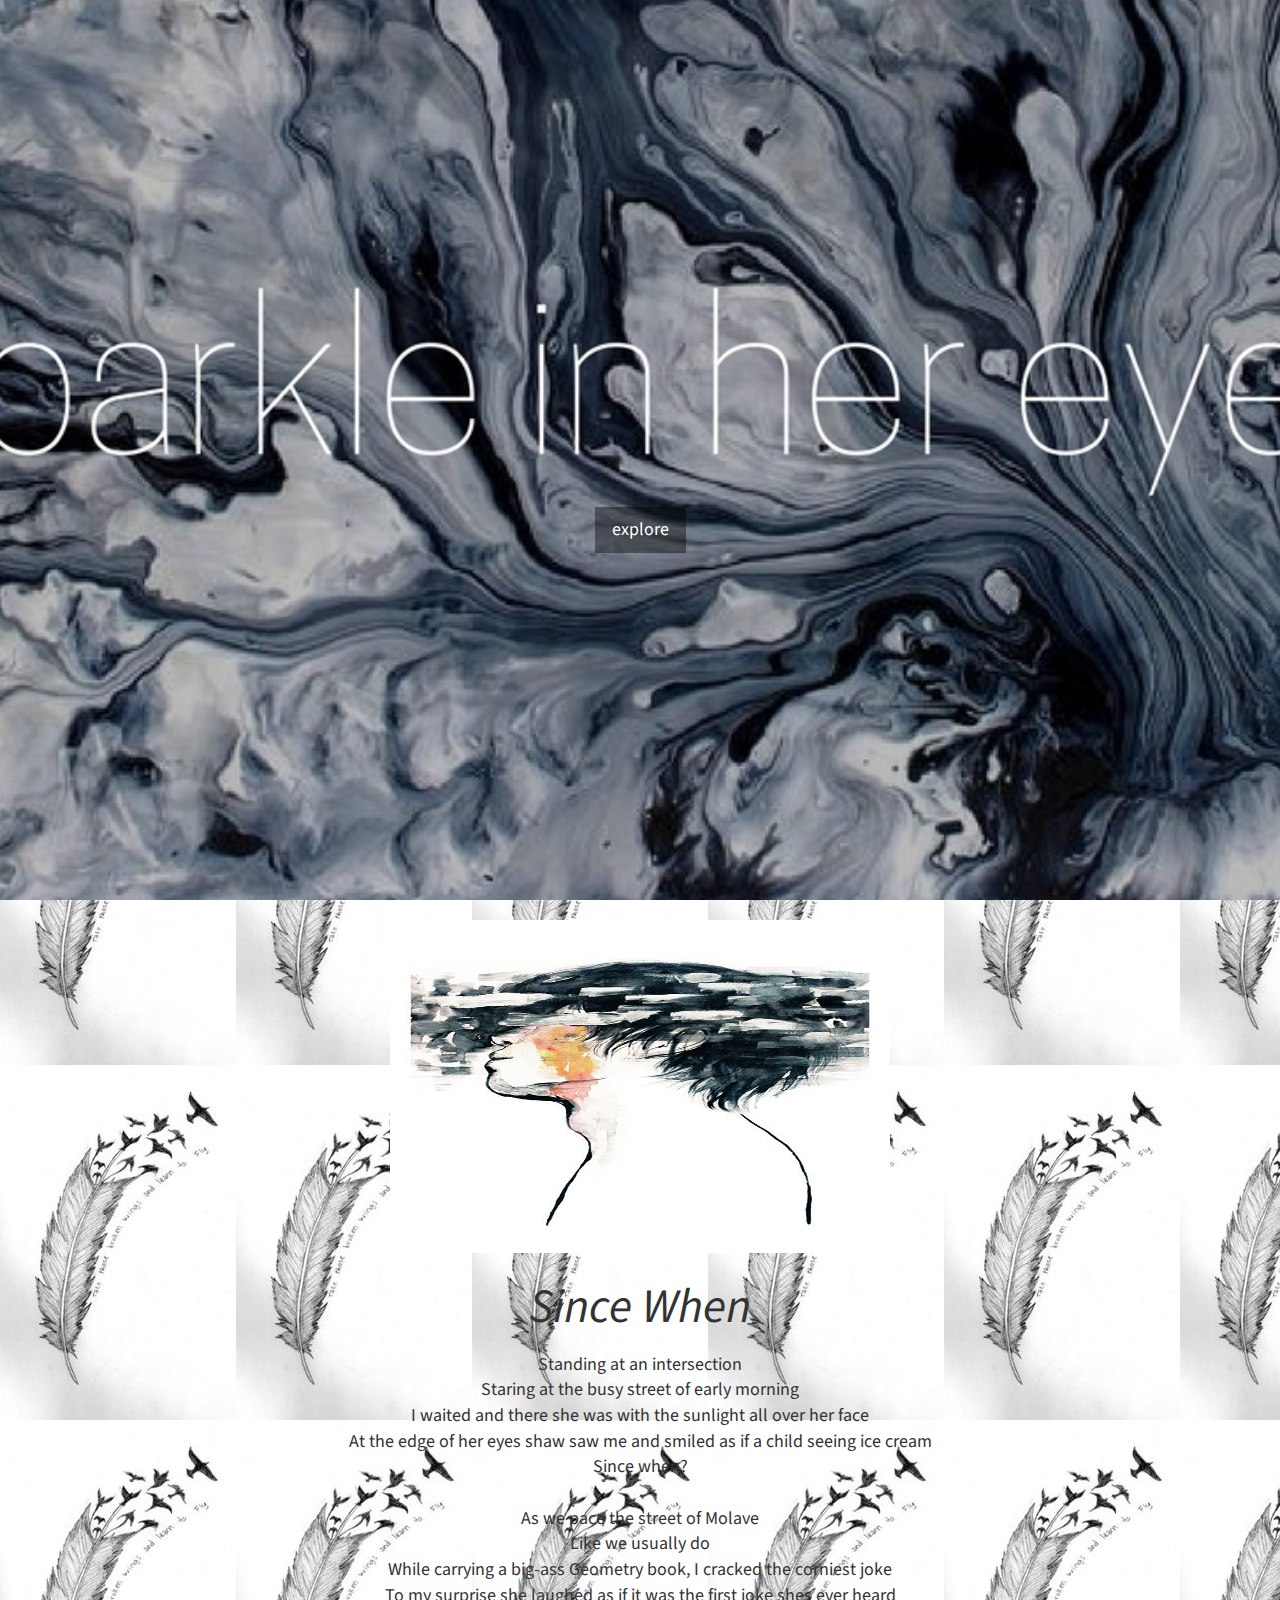
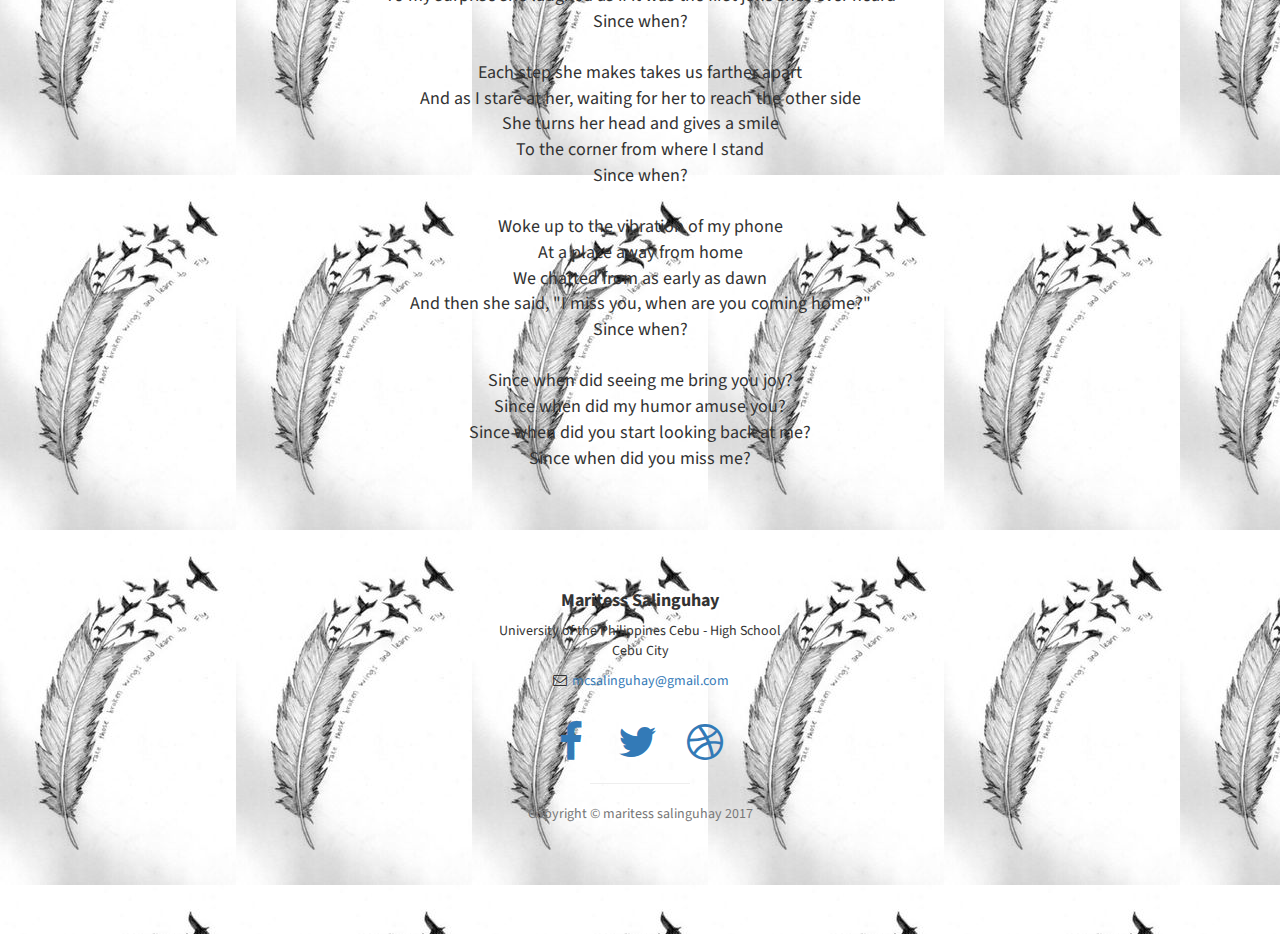
<file: poem1.html>
<!DOCTYPE html>
<html lang="en">

<head>
		<style type="text/css">
		 body {background-image: url("./img/bgimage.jpg") ;}
		</style>
    <meta charset="utf-8">
    <meta http-equiv="X-UA-Compatible" content="IE=edge">
    <meta name="viewport" content="width=device-width, initial-scale=1">
    <meta name="description" content="">
    <meta name="author" content="">

    <title>Since When</title>

    <!-- Bootstrap Core CSS -->
    <link href="css/bootstrap.min.css" rel="stylesheet">

    <!-- Custom CSS -->
    <link href="css/stylish-portfolio.css" rel="stylesheet">

    <!-- Custom Fonts -->
    <link href="font-awesome/css/font-awesome.min.css" rel="stylesheet" type="text/css">
    <link href="https://fonts.googleapis.com/css?family=Source+Sans+Pro:300,400,700,300italic,400italic,700italic" rel="stylesheet" type="text/css">

    <!-- HTML5 Shim and Respond.js IE8 support of HTML5 elements and media queries -->
    <!-- WARNING: Respond.js doesn't work if you view the page via file:// -->
    <!--[if lt IE 9]>
        <script src="https://oss.maxcdn.com/libs/html5shiv/3.7.0/html5shiv.js"></script>
        <script src="https://oss.maxcdn.com/libs/respond.js/1.4.2/respond.min.js"></script>
    <![endif]-->

</head>

<body>
 <!-- Header -->
    <header id="top" class="header">
        <div class="text-vertical-center">
            <br><br><br><br><br><br><br><br><a href="index.html" class="btn btn-dark btn-lg">explore</a>
        </div>
    </header> <br>
<center> <img src="./img/portfolio-1.jpg" alt="portfolio-1" style="width:500px;height:333px;"> <br><br>
<font size="10"><i>Since When</i><br></center></font>
	<font size="4.5"><p><center>Standing at an intersection
								<br>Staring at the busy street of early morning
								<br>I waited and there she was with the sunlight all over her face
								<br>At the edge of her eyes shaw saw me and smiled as if a child seeing ice cream
								<br>Since when?
								<br>
								<br>As we pace the street of Molave
								<br>Like we usually do 
								<br>While carrying a big-ass Geometry book, I cracked the corniest joke
								<br>To my surprise she laughed as if it was the first joke shes ever heard
								<br>Since when?
								<br>
								<br>Each step she makes takes us farther apart
								<br>And as I stare at her, waiting for her to reach the other side
								<br>She turns her head and gives a smile
								<br>To the corner from where I stand
								<br>Since when?
								<br>
								<br>Woke up to the vibration of my phone
								<br>At a place away from home
								<br>We chatted from as early as dawn
								<br>And then she said, "I miss you, when are you coming home?"
								<br>Since when?
								<br>
								<br> Since when did seeing me bring you joy?
								<br>Since when did my humor amuse you?
								<br>Since when did you start looking back at me?
								<br>Since when did you miss me?
	
	</p></font></center>
 <!-- Footer -->
    <footer id="footer">
        <div class="container">
            <div class="row">
                <div class="col-lg-10 col-lg-offset-1 text-center">
                    <h4><strong>Maritess Salinguhay</strong>
                    </h4>
                    <p>University of the Philippines Cebu - High School
                        <br>Cebu City</p>
                    <ul class="list-unstyled">
                        <li><i class="fa fa-envelope-o fa-fw"></i> <a href="mailto:mcsalinguhay@gmail.com">mcsalinguhay@gmail.com</a>
                        </li>
                    </ul>
                    <br>
                    <ul class="list-inline">
                        <li>
                            <a href="https://www.facebook.com/maritess.salinguhay"><i class="fa fa-facebook fa-fw fa-3x"></i></a>
                        </li>
                        <li>
                            <a href="https://twitter.com/maritess__"><i class="fa fa-twitter fa-fw fa-3x"></i></a>
                        </li>
                        <li>
                            <a href="http://salinguhaymaritess.edublogs.org/"><i class="fa fa-dribbble fa-fw fa-3x"></i></a>
                        </li>
                    </ul>
                    <hr class="small">
                    <p class="text-muted">Copyright &copy; maritess salinguhay 2017</p>
                </div>
            </div>
        </div>
        <a id="to-top" href="#top" class="btn btn-dark btn-lg"><i class="fa fa-chevron-up fa-fw fa-1x"></i></a>
    </footer>

</body>
</file>
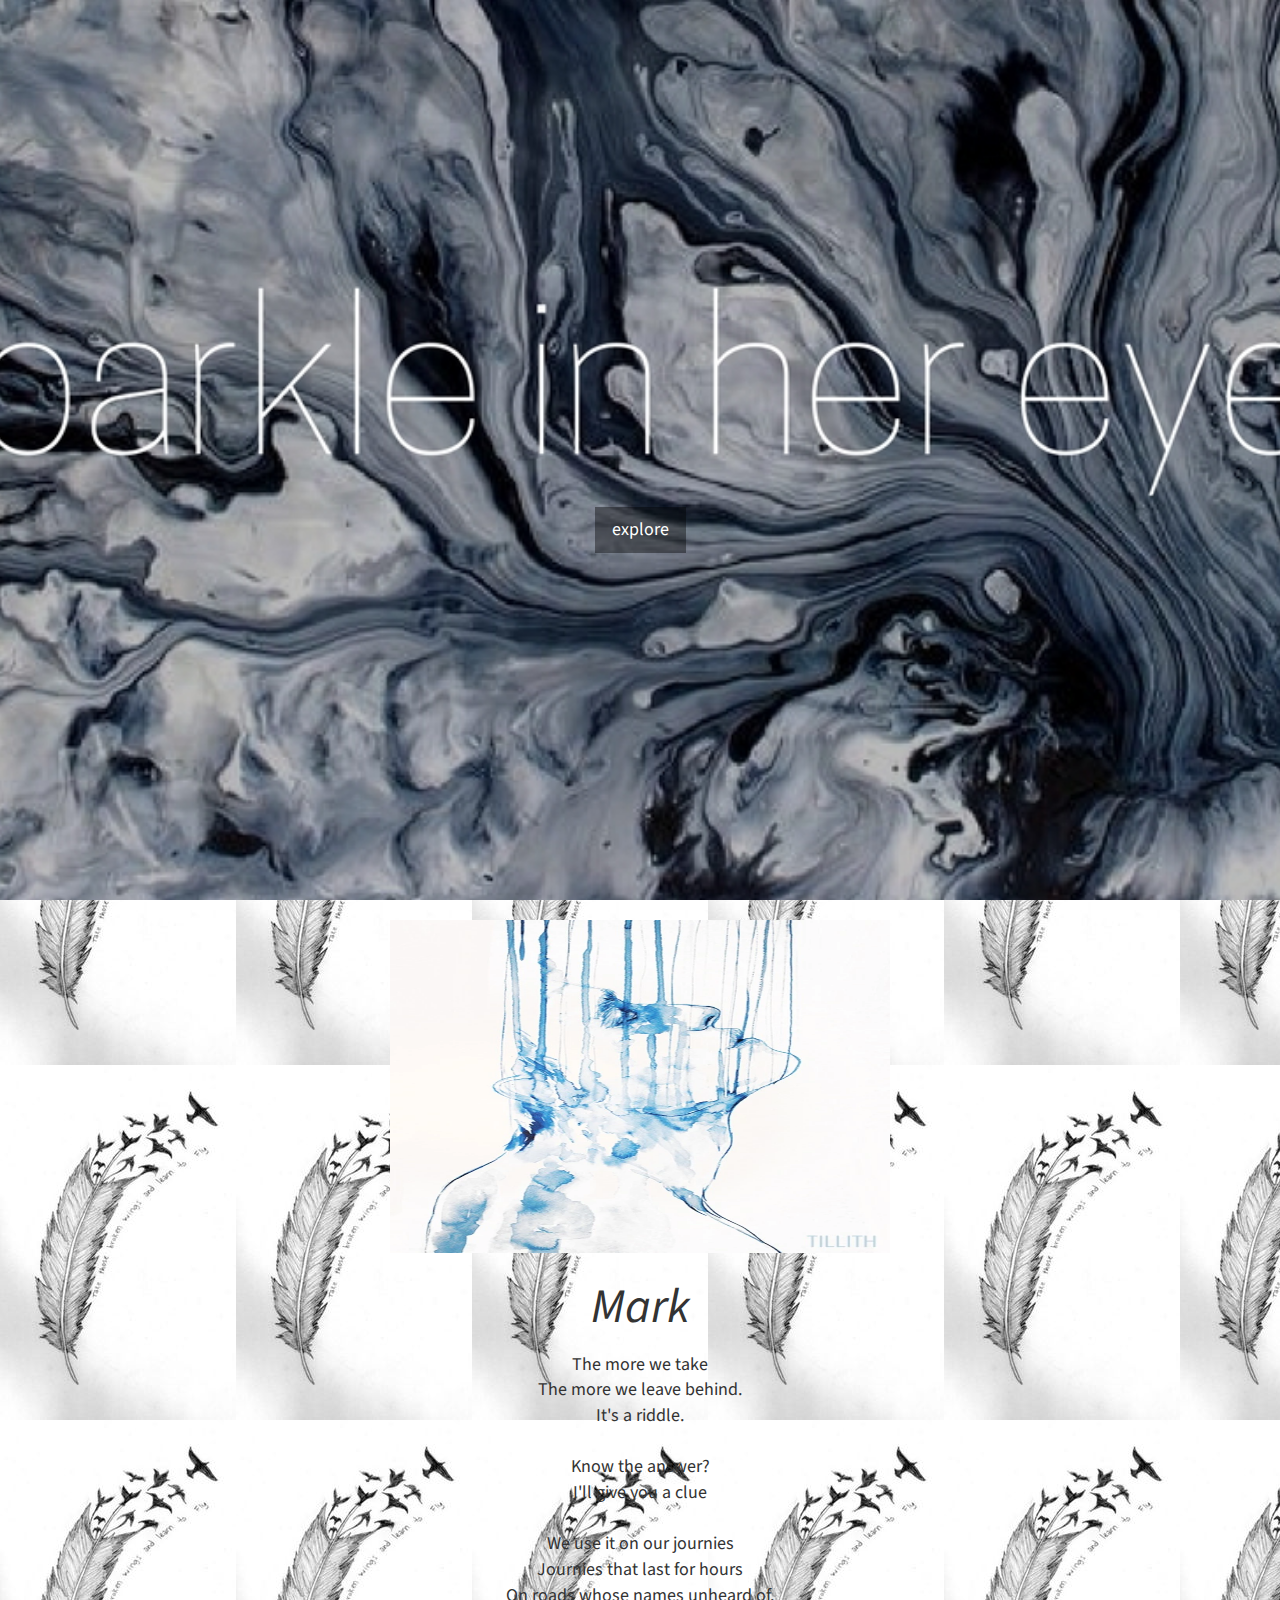
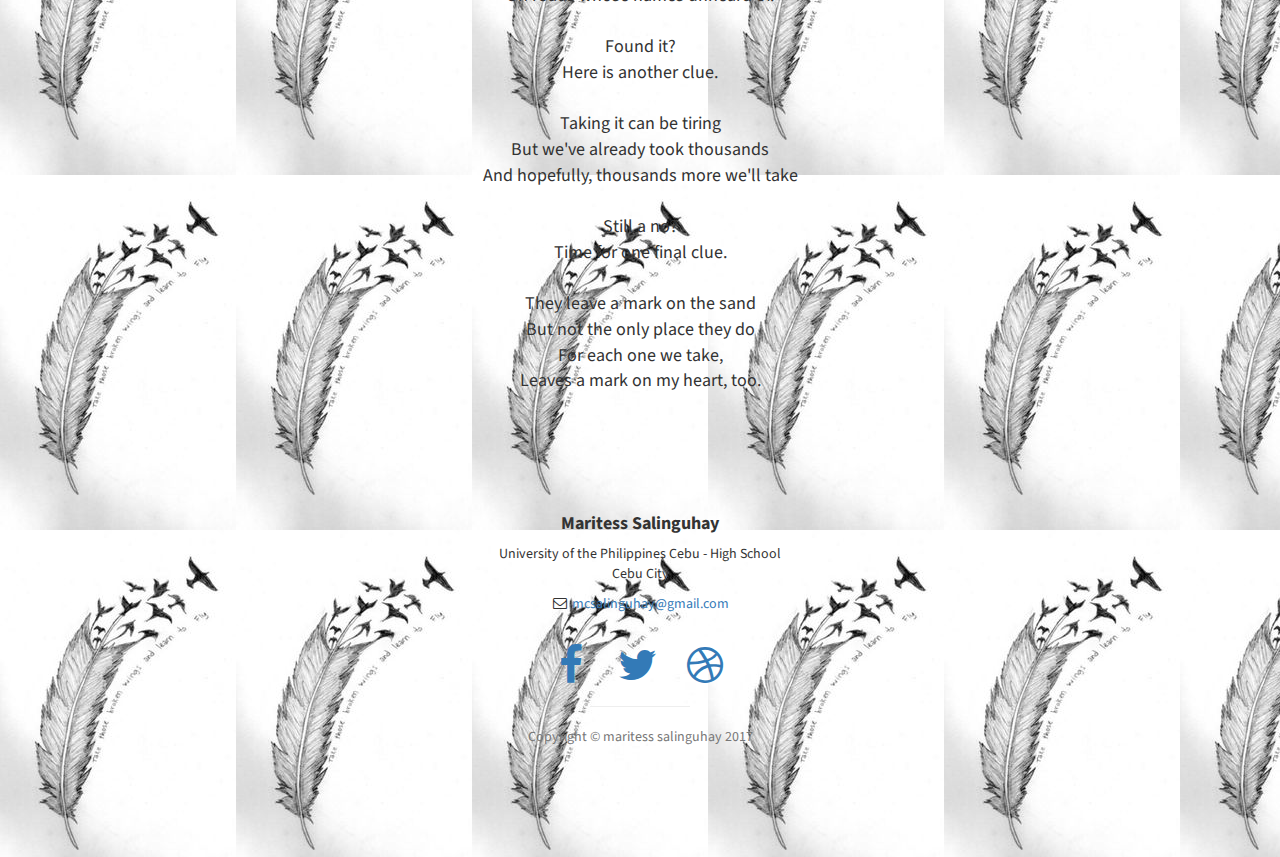
<file: poem2.html>
<!DOCTYPE html>
<html lang="en">

<head>
		<style type="text/css">
		 body {background-image: url("./img/bgimage.jpg") ;}
		</style>
    <meta charset="utf-8">
    <meta http-equiv="X-UA-Compatible" content="IE=edge">
    <meta name="viewport" content="width=device-width, initial-scale=1">
    <meta name="description" content="">
    <meta name="author" content="">

    <title>Mark</title>

    <!-- Bootstrap Core CSS -->
    <link href="css/bootstrap.min.css" rel="stylesheet">

    <!-- Custom CSS -->
    <link href="css/stylish-portfolio.css" rel="stylesheet">

    <!-- Custom Fonts -->
    <link href="font-awesome/css/font-awesome.min.css" rel="stylesheet" type="text/css">
    <link href="https://fonts.googleapis.com/css?family=Source+Sans+Pro:300,400,700,300italic,400italic,700italic" rel="stylesheet" type="text/css">

    <!-- HTML5 Shim and Respond.js IE8 support of HTML5 elements and media queries -->
    <!-- WARNING: Respond.js doesn't work if you view the page via file:// -->
    <!--[if lt IE 9]>
        <script src="https://oss.maxcdn.com/libs/html5shiv/3.7.0/html5shiv.js"></script>
        <script src="https://oss.maxcdn.com/libs/respond.js/1.4.2/respond.min.js"></script>
    <![endif]-->

</head>

<body>
 <!-- Header -->
    <header id="top" class="header">
        <div class="text-vertical-center">
            <br><br><br><br><br><br><br><br><a href="index.html" class="btn btn-dark btn-lg">explore</a>
        </div>
    </header> <br>
<center> <img src="./img/portfolio-2.jpg" alt="portfolio-2" style="width:500px;height:333px;"> <br><br>
<font size="10"><i>Mark</i><br></center></font>
	<font size="4.5"><p><center>The more we take
								<br>The more we leave behind.
								<br>It's a riddle.
								<br>
								<br>Know the answer?
								<br>I'll give you a clue 
								<br>
								<br>We use it on our journies
								<br>Journies that last for hours
								<br>On roads whose names unheard of.
								<br>
								<br>Found it?
								<br>Here is another clue.
								<br>
								<br>Taking it can be tiring
								<br>But we've already took thousands
								<br>And hopefully, thousands more we'll take
								<br>
								<br>Still a no?
								<br>Time for one final clue.
								<br>
								<br>They leave a mark on the sand 
								<br>But not the only place they do
								<br>For each one we take,
								<br>Leaves a mark on my heart, too.
	
	</p></font></center>
 <!-- Footer -->
    <footer id="footer">
        <div class="container">
            <div class="row">
                <div class="col-lg-10 col-lg-offset-1 text-center">
                    <h4><strong>Maritess Salinguhay</strong>
                    </h4>
                    <p>University of the Philippines Cebu - High School
                        <br>Cebu City</p>
                    <ul class="list-unstyled">
                        <li><i class="fa fa-envelope-o fa-fw"></i> <a href="mailto:mcsalinguhay@gmail.com">mcsalinguhay@gmail.com</a>
                        </li>
                    </ul>
                    <br>
                    <ul class="list-inline">
                        <li>
                            <a href="https://www.facebook.com/maritess.salinguhay"><i class="fa fa-facebook fa-fw fa-3x"></i></a>
                        </li>
                        <li>
                            <a href="https://twitter.com/maritess__"><i class="fa fa-twitter fa-fw fa-3x"></i></a>
                        </li>
                        <li>
                            <a href="http://salinguhaymaritess.edublogs.org/"><i class="fa fa-dribbble fa-fw fa-3x"></i></a>
                        </li>
                    </ul>
                    <hr class="small">
                    <p class="text-muted">Copyright &copy; maritess salinguhay 2017</p>
                </div>
            </div>
        </div>
        <a id="to-top" href="#top" class="btn btn-dark btn-lg"><i class="fa fa-chevron-up fa-fw fa-1x"></i></a>
    </footer>

</body>
</file>
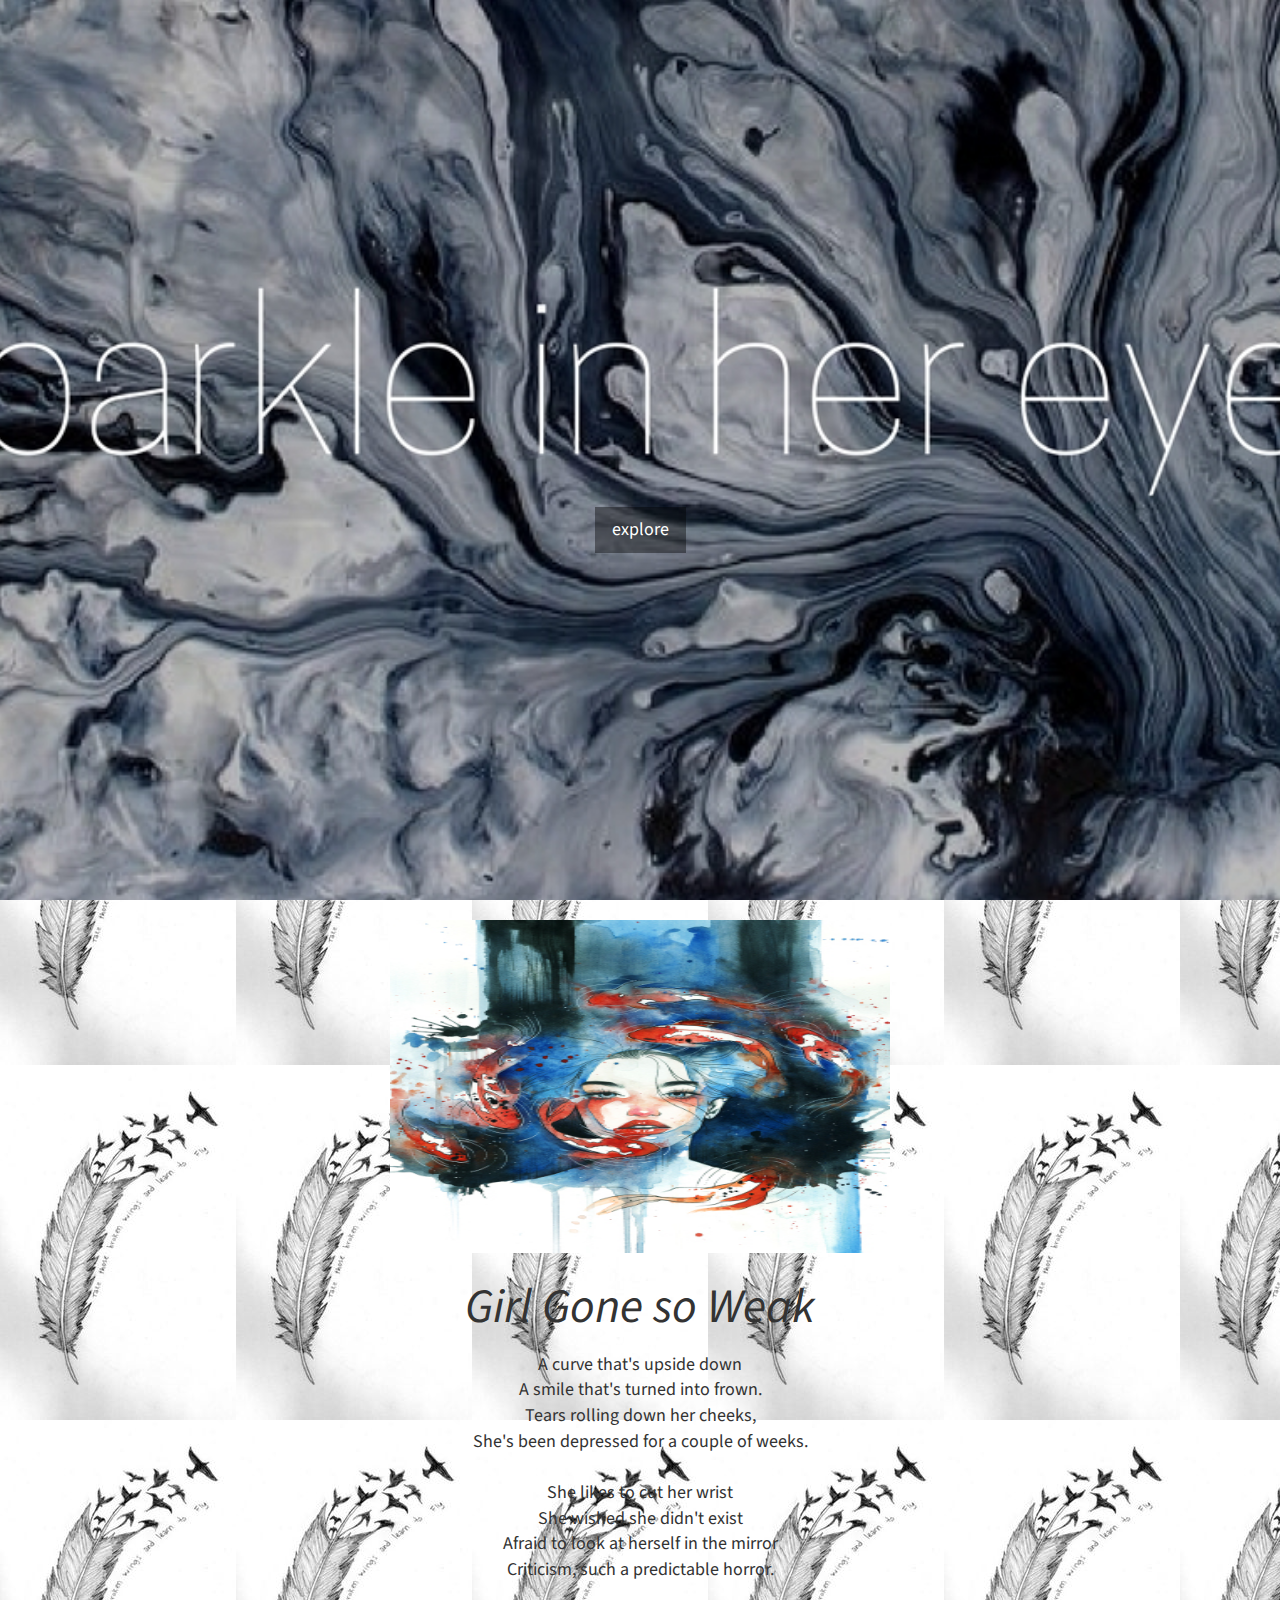
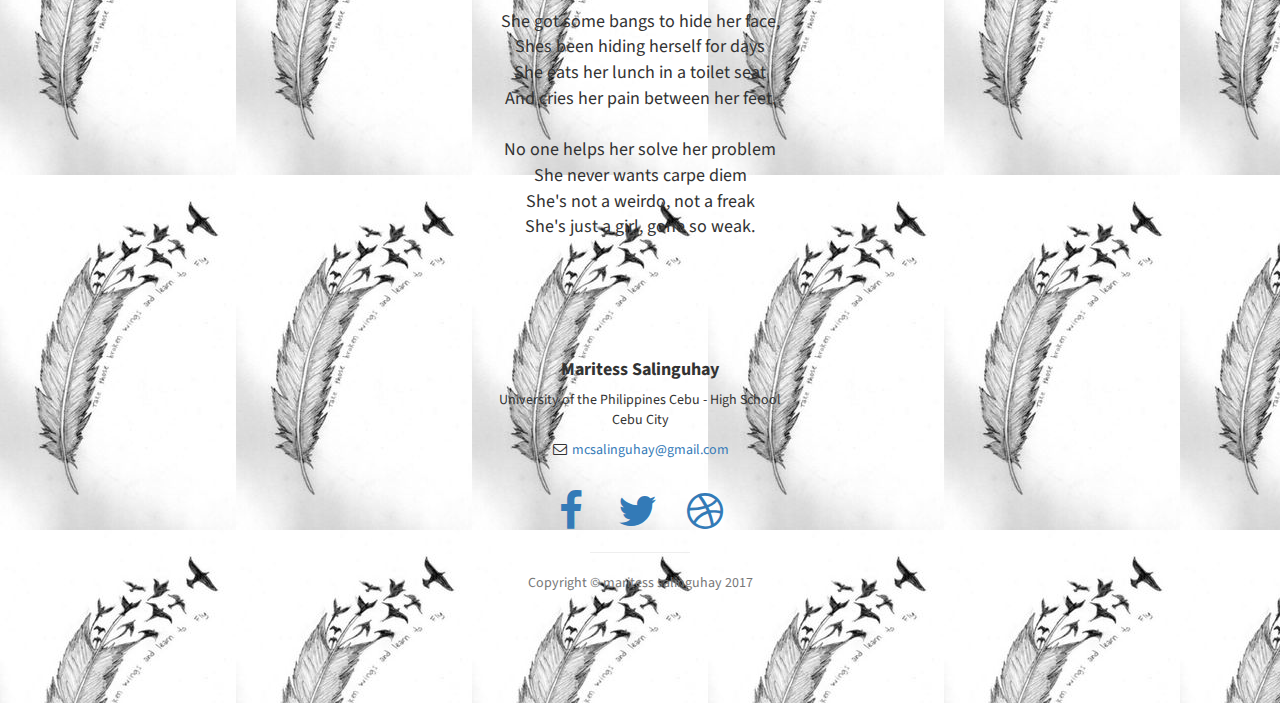
<file: poem3.html>
<!DOCTYPE html>
<html lang="en">

<head>
		<style type="text/css">
		 body {background-image: url("./img/bgimage.jpg") ;}
		</style>
    <meta charset="utf-8">
    <meta http-equiv="X-UA-Compatible" content="IE=edge">
    <meta name="viewport" content="width=device-width, initial-scale=1">
    <meta name="description" content="">
    <meta name="author" content="">

    <title>Girl Gone so Weak</title>

    <!-- Bootstrap Core CSS -->
    <link href="css/bootstrap.min.css" rel="stylesheet">

    <!-- Custom CSS -->
    <link href="css/stylish-portfolio.css" rel="stylesheet">

    <!-- Custom Fonts -->
    <link href="font-awesome/css/font-awesome.min.css" rel="stylesheet" type="text/css">
    <link href="https://fonts.googleapis.com/css?family=Source+Sans+Pro:300,400,700,300italic,400italic,700italic" rel="stylesheet" type="text/css">

    <!-- HTML5 Shim and Respond.js IE8 support of HTML5 elements and media queries -->
    <!-- WARNING: Respond.js doesn't work if you view the page via file:// -->
    <!--[if lt IE 9]>
        <script src="https://oss.maxcdn.com/libs/html5shiv/3.7.0/html5shiv.js"></script>
        <script src="https://oss.maxcdn.com/libs/respond.js/1.4.2/respond.min.js"></script>
    <![endif]-->

</head>

<body>
 <!-- Header -->
    <header id="top" class="header">
        <div class="text-vertical-center">
            <br><br><br><br><br><br><br><br><a href="index.html" class="btn btn-dark btn-lg">explore</a>
        </div>
    </header> <br>
<center> <img src="./img/portfolio-3.jpg" alt="portfolio-3" style="width:500px;height:333px;"> <br><br>
<font size="10"><i>Girl Gone so Weak</i><br></center></font>
	<font size="4.5"><p><center>A curve that's upside down
								<br>A smile that's turned into frown.
								<br>Tears rolling down her cheeks,
								<br>She's been depressed for a couple of weeks.
								<br>
								<br>She likes to cut her wrist
								<br>She wished she didn't exist
								<br>Afraid to look at herself in the mirror
								<br>Criticism, such a predictable horror.
								<br>
								<br>She got some bangs to hide her face,
								<br>Shes been hiding herself for days
								<br>She eats her lunch in a toilet seat
								<br>And cries her pain between her feet.
								<br>
								<br>No one helps her solve her problem
								<br>She never wants carpe diem
								<br>She's not a weirdo, not a freak
								<br>She's just a girl, gone so weak.
	
	</p></font></center>
 <!-- Footer -->
    <footer id="footer">
        <div class="container">
            <div class="row">
                <div class="col-lg-10 col-lg-offset-1 text-center">
                    <h4><strong>Maritess Salinguhay</strong>
                    </h4>
                    <p>University of the Philippines Cebu - High School
                        <br>Cebu City</p>
                    <ul class="list-unstyled">
                        <li><i class="fa fa-envelope-o fa-fw"></i> <a href="mailto:mcsalinguhay@gmail.com">mcsalinguhay@gmail.com</a>
                        </li>
                    </ul>
                    <br>
                    <ul class="list-inline">
                        <li>
                            <a href="https://www.facebook.com/maritess.salinguhay"><i class="fa fa-facebook fa-fw fa-3x"></i></a>
                        </li>
                        <li>
                            <a href="https://twitter.com/maritess__"><i class="fa fa-twitter fa-fw fa-3x"></i></a>
                        </li>
                        <li>
                            <a href="http://salinguhaymaritess.edublogs.org/"><i class="fa fa-dribbble fa-fw fa-3x"></i></a>
                        </li>
                    </ul>
                    <hr class="small">
                    <p class="text-muted">Copyright &copy; maritess salinguhay 2017</p>
                </div>
            </div>
        </div>
        <a id="to-top" href="#top" class="btn btn-dark btn-lg"><i class="fa fa-chevron-up fa-fw fa-1x"></i></a>
    </footer>

</body>
</file>
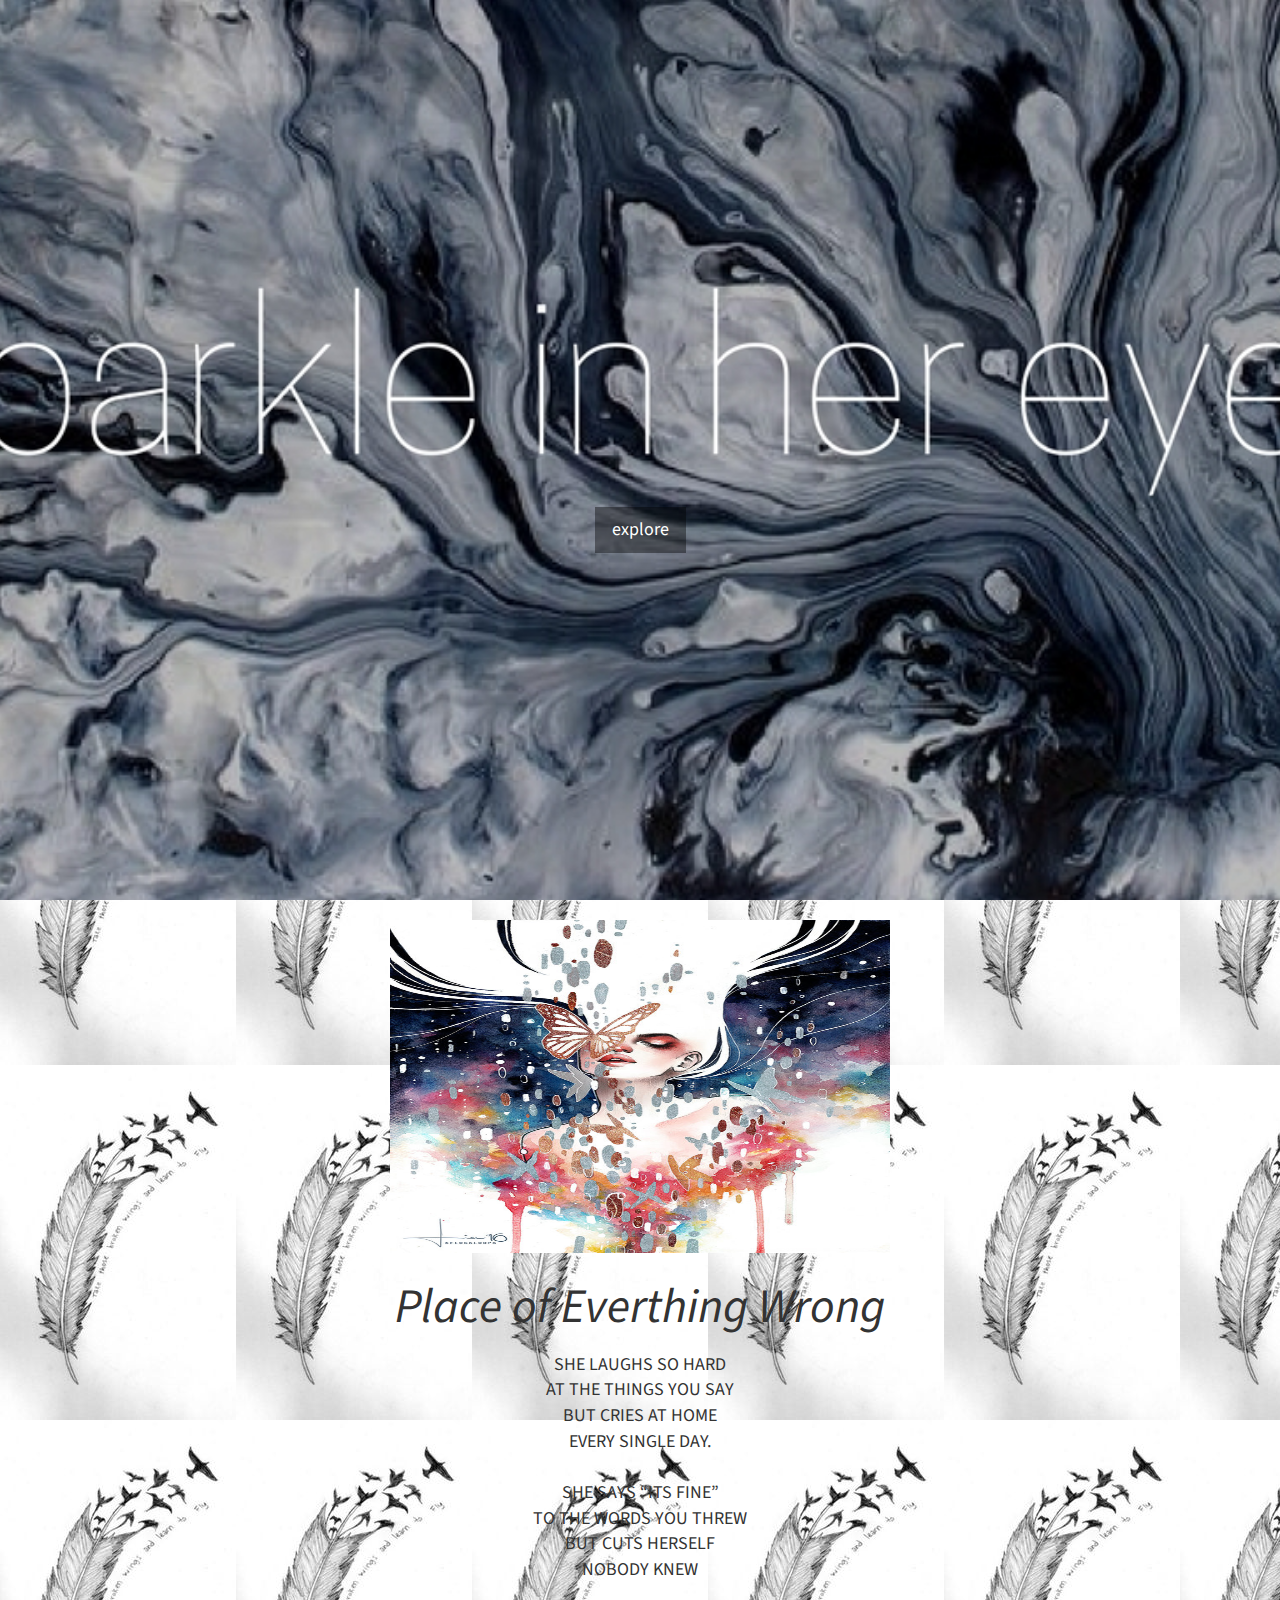
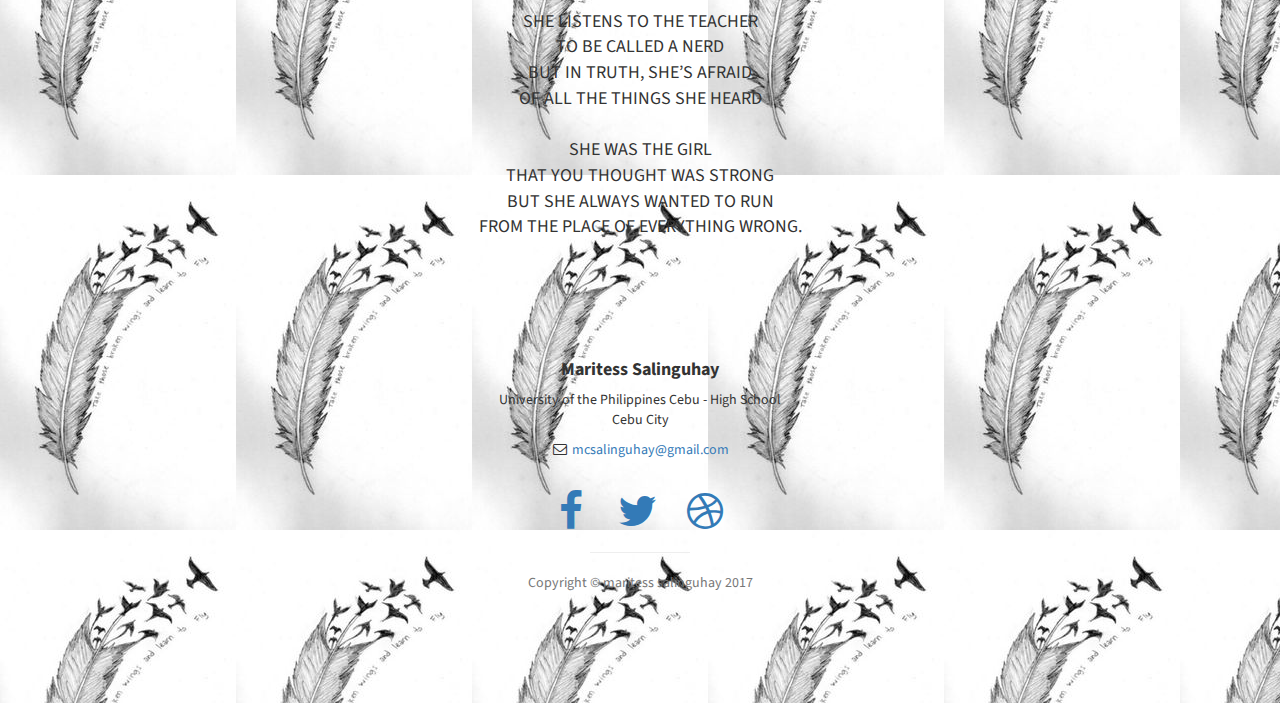
<file: poem4.html>
<!DOCTYPE html>
<html lang="en">

<head>
		<style type="text/css">
		 body {background-image: url("./img/bgimage.jpg") ;}
		</style>
    <meta charset="utf-8">
    <meta http-equiv="X-UA-Compatible" content="IE=edge">
    <meta name="viewport" content="width=device-width, initial-scale=1">
    <meta name="description" content="">
    <meta name="author" content="">

    <title>Place of Everthing Wrong</title>

    <!-- Bootstrap Core CSS -->
    <link href="css/bootstrap.min.css" rel="stylesheet">

    <!-- Custom CSS -->
    <link href="css/stylish-portfolio.css" rel="stylesheet">

    <!-- Custom Fonts -->
    <link href="font-awesome/css/font-awesome.min.css" rel="stylesheet" type="text/css">
    <link href="https://fonts.googleapis.com/css?family=Source+Sans+Pro:300,400,700,300italic,400italic,700italic" rel="stylesheet" type="text/css">

    <!-- HTML5 Shim and Respond.js IE8 support of HTML5 elements and media queries -->
    <!-- WARNING: Respond.js doesn't work if you view the page via file:// -->
    <!--[if lt IE 9]>
        <script src="https://oss.maxcdn.com/libs/html5shiv/3.7.0/html5shiv.js"></script>
        <script src="https://oss.maxcdn.com/libs/respond.js/1.4.2/respond.min.js"></script>
    <![endif]-->

</head>

<body>
 <!-- Header -->
    <header id="top" class="header">
        <div class="text-vertical-center">
            <br><br><br><br><br><br><br><br><a href="index.html" class="btn btn-dark btn-lg">explore</a>
        </div>
    </header> <br>
<center> <img src="./img/portfolio-4.jpg" alt="portfolio-4" style="width:500px;height:333px;"> <br><br>
<font size="10"><i>Place of Everthing Wrong</i><br></center></font>
	<font size="4.5"><p><center>SHE LAUGHS SO HARD
								<br>AT THE THINGS YOU SAY
								<br>BUT CRIES AT HOME
								<br>EVERY SINGLE DAY.
								<br>
								<br>SHE SAYS “ITS FINE”
								<br>TO THE WORDS YOU THREW
								<br>BUT CUTS HERSELF
								<br>NOBODY KNEW
								<br>
								<br>SHE LISTENS TO THE TEACHER
								<br>TO BE CALLED A NERD
								<br>BUT IN TRUTH, SHE’S AFRAID
								<br>OF ALL THE THINGS SHE HEARD
								<br>
								<br>SHE WAS THE GIRL
								<br>THAT YOU THOUGHT WAS STRONG
								<br>BUT SHE ALWAYS WANTED TO RUN
								<br>FROM THE PLACE OF EVERYTHING WRONG.
	
	</p></font></center>
 <!-- Footer -->
    <footer id="footer">
        <div class="container">
            <div class="row">
                <div class="col-lg-10 col-lg-offset-1 text-center">
                    <h4><strong>Maritess Salinguhay</strong>
                    </h4>
                    <p>University of the Philippines Cebu - High School
                        <br>Cebu City</p>
                    <ul class="list-unstyled">
                        <li><i class="fa fa-envelope-o fa-fw"></i> <a href="mailto:mcsalinguhay@gmail.com">mcsalinguhay@gmail.com</a>
                        </li>
                    </ul>
                    <br>
                    <ul class="list-inline">
                        <li>
                            <a href="https://www.facebook.com/maritess.salinguhay"><i class="fa fa-facebook fa-fw fa-3x"></i></a>
                        </li>
                        <li>
                            <a href="https://twitter.com/maritess__"><i class="fa fa-twitter fa-fw fa-3x"></i></a>
                        </li>
                        <li>
                            <a href="http://salinguhaymaritess.edublogs.org/"><i class="fa fa-dribbble fa-fw fa-3x"></i></a>
                        </li>
                    </ul>
                    <hr class="small">
                    <p class="text-muted">Copyright &copy; maritess salinguhay 2017</p>
                </div>
            </div>
        </div>
        <a id="to-top" href="#top" class="btn btn-dark btn-lg"><i class="fa fa-chevron-up fa-fw fa-1x"></i></a>
    </footer>

</body>
</file>
<file: css/stylish-portfolio.css>
/*!
 * Start Bootstrap - Stylish Portfolio (http://startbootstrap.com/)
 * Copyright 2013-2016 Start Bootstrap
 * Licensed under MIT (https://github.com/BlackrockDigital/startbootstrap/blob/gh-pages/LICENSE)
 */

/* Global Styles */

html,
body {
    width: 100%;
    height: 100%;
}

body {
    font-family: "Source Sans Pro","Helvetica Neue",Helvetica,Arial,sans-serif;
}

.text-vertical-center {
    display: table-cell;
    text-align: center;
    vertical-align: middle;
}

.text-vertical-center h1 {
    margin: 0;
    padding: 0;
    font-size: 4.5em;
    font-weight: 700;
}

/* Custom Button Styles */

.btn-dark {
    border-radius: 0;
    color: #fff;
    background-color: rgba(0,0,0,0.4);
}

.btn-dark:hover,
.btn-dark:focus,
.btn-dark:active {
    color: #fff;
    background-color: rgba(0,0,0,0.7);
}

.btn-light {
    border-radius: 0;
    color: #333;
    background-color: rgb(255,255,255);
}

.btn-light:hover,
.btn-light:focus,
.btn-light:active {
    color: #333;
    background-color: rgba(255,255,255,0.8);
}

/* Custom Horizontal Rule */

hr.small {
    max-width: 100px;
}

/* Side Menu */

#sidebar-wrapper {
    z-index: 1000;
    position: fixed;
    right: 0;
    width: 250px;
    height: 100%;
    transform: translateX(250px);
    overflow-y: auto;
    background: #222;
    -webkit-transition: all 0.4s ease 0s;
    -moz-transition: all 0.4s ease 0s;
    -ms-transition: all 0.4s ease 0s;
    -o-transition: all 0.4s ease 0s;
    transition: all 0.4s ease 0s;
}

.sidebar-nav {
    position: absolute;
    top: 0;
    width: 250px;
    margin: 0;
    padding: 0;
    list-style: none;
}

.sidebar-nav li {
    text-indent: 20px;
    line-height: 40px;
}

.sidebar-nav li a {
    display: block;
    text-decoration: none;
    color: #999;
}

.sidebar-nav li a:hover {
    text-decoration: none;
    color: #fff;
    background: rgba(255,255,255,0.2);
}

.sidebar-nav li a:active,
.sidebar-nav li a:focus {
    text-decoration: none;
}

.sidebar-nav > .sidebar-brand {
    height: 55px;
    font-size: 18px;
    line-height: 55px;
}

.sidebar-nav > .sidebar-brand a {
    color: #999;
}

.sidebar-nav > .sidebar-brand a:hover {
    color: #fff;
    background: none;
}

#menu-toggle {
    z-index: 1;
    position: fixed;
    top: 0;
    right: 0;
}

#sidebar-wrapper.active {
    right: 250px;
    width: 250px;
    -webkit-transition: all 0.4s ease 0s;
    -moz-transition: all 0.4s ease 0s;
    -ms-transition: all 0.4s ease 0s;
    -o-transition: all 0.4s ease 0s;
    transition: all 0.4s ease 0s;
}

.toggle {
    margin: 5px 5px 0 0;
}

/* Header */

.header {
    display: table;
    position: relative;
    width: 100%;
    height: 100%;
    background: url(../img/bg.jpg) no-repeat center center scroll;
    -webkit-background-size: cover;
    -moz-background-size: cover;
    background-size: cover;
    -o-background-size: cover;
}

/* About */

.about {
    padding: 50px 0;
}

/* Services */

.services {
    padding: 50px 0;
}

.service-item {
    margin-bottom: 30px;
}

/* Callout */

.callout {
    display: table;
    width: 100%;
    height: 400px;
    color: #fff;
    background: url(../img/callout.jpg) no-repeat center center scroll;
    -webkit-background-size: cover;
    -moz-background-size: cover;
    background-size: cover;
    -o-background-size: cover;
}

/* Portfolio */

.portfolio {
    padding: 50px 0;
}

.portfolio-item {
    margin-bottom: 30px;
}

.img-portfolio {
    margin: 0 auto;
}

.img-portfolio:hover {
    opacity: 0.8;
}

/* Call to Action */

.call-to-action {
    padding: 50px 0;
}

.call-to-action .btn {
    margin: 10px;
}

/* Map */

.map {
    height: 500px;
}

@media(max-width:768px) {
    .map {
        height: 75%;
    }
}

.map iframe {
    pointer-events: none;
}

/* Footer */

footer {
    padding: 100px 0;
}

#to-top {
  display: none;
  position: fixed;
  bottom: 5px;
  right: 5px;
}
</file>
